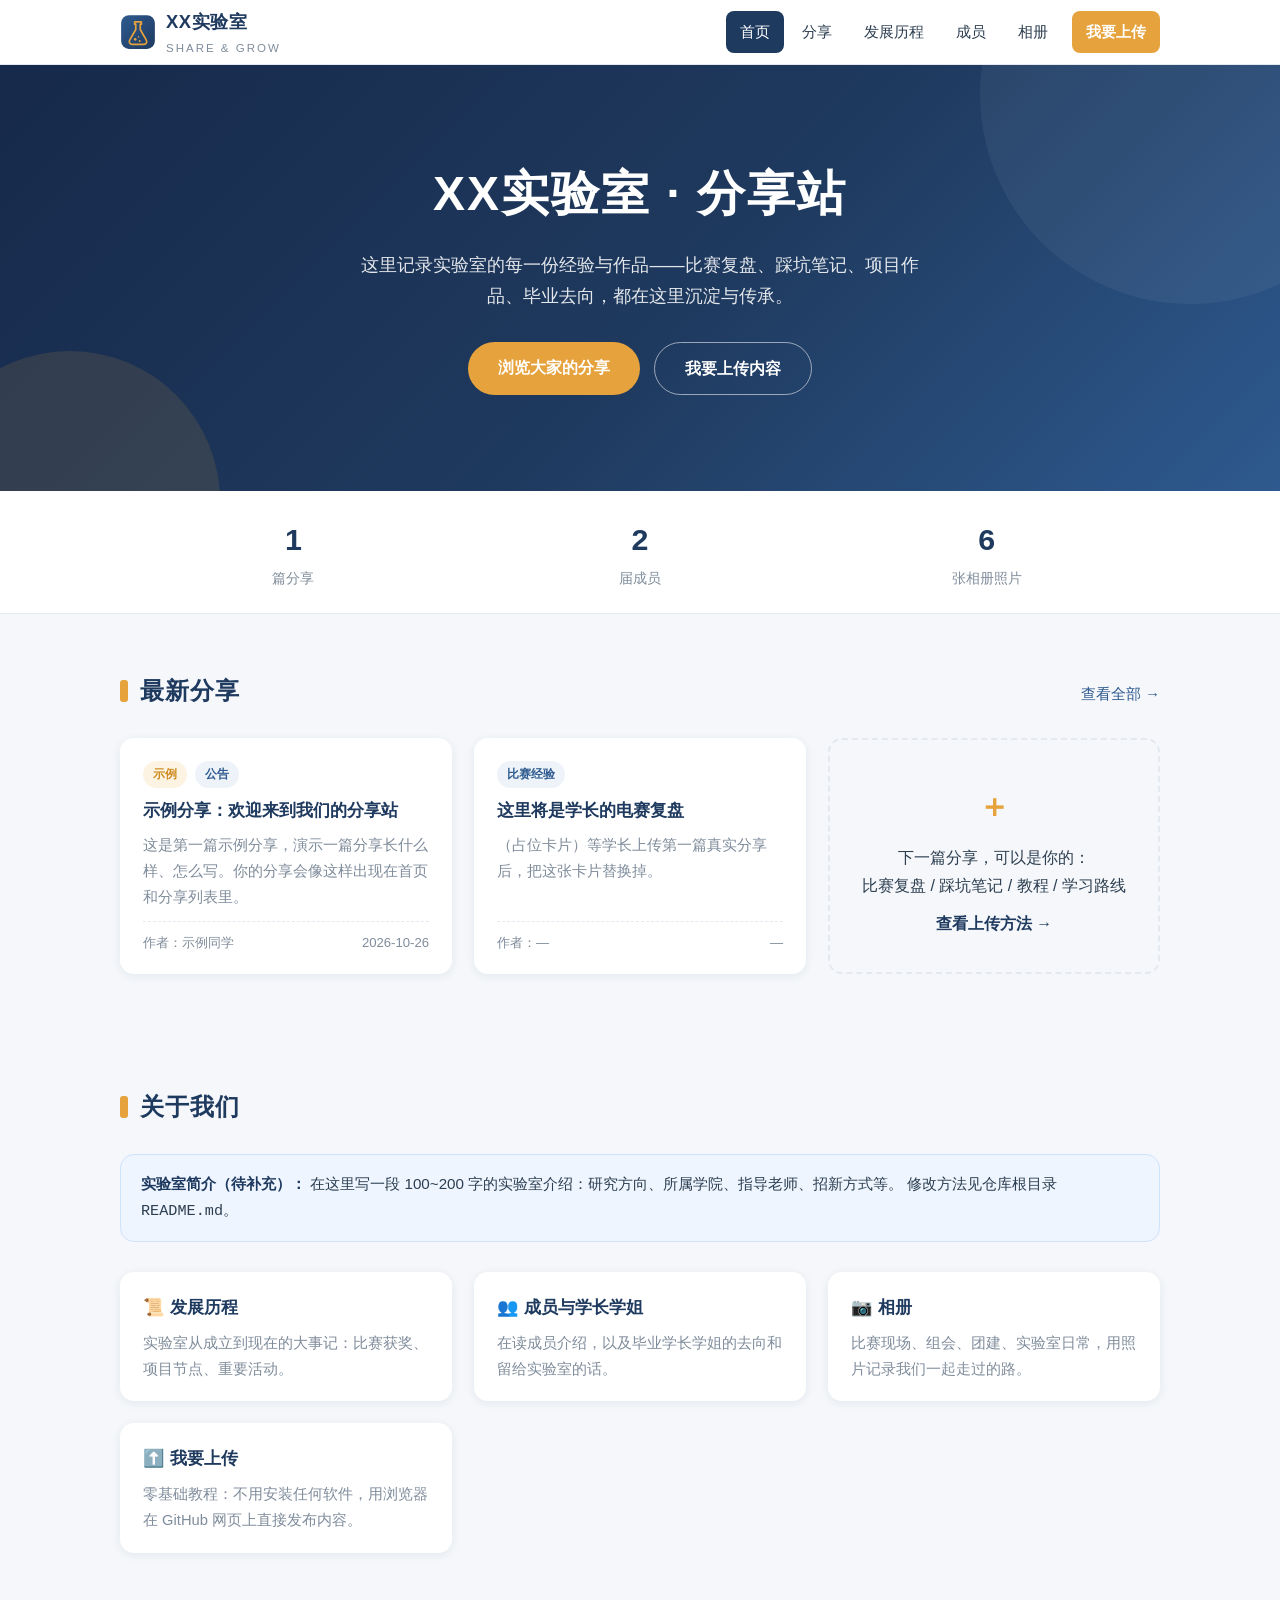
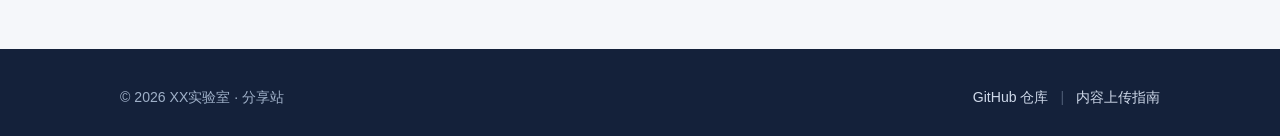
<file: index.html>
<!DOCTYPE html>
<html lang="zh-CN">
<head>
  <meta charset="UTF-8">
  <meta name="viewport" content="width=device-width, initial-scale=1.0">
  <!-- TODO: 把「XX实验室」替换成你们实验室的真实名称（本文件和其它页面都搜索替换一次） -->
  <title>XX实验室 · 分享站</title>
  <meta name="description" content="XX实验室的分享网站：经验分享、发展历程、成员相册">
  <link rel="icon" href="assets/images/logo.svg" type="image/svg+xml">
  <link rel="stylesheet" href="assets/css/style.css">
</head>
<body>

  <!-- ========== 顶部导航（全站每个页面保持一致） ========== -->
  <header class="site-header">
    <div class="container">
      <a class="brand" href="index.html">
        <img src="assets/images/logo.svg" alt="实验室 logo">
        <span>
          <span class="brand-name">XX实验室</span>
          <span class="brand-sub">SHARE &amp; GROW</span>
        </span>
      </a>
      <button class="nav-toggle" aria-label="打开菜单">☰</button>
      <nav class="site-nav">
        <a href="index.html">首页</a>
        <a href="shares.html">分享</a>
        <a href="history.html">发展历程</a>
        <a href="members.html">成员</a>
        <a href="gallery.html">相册</a>
        <a href="guide.html" class="nav-cta">我要上传</a>
      </nav>
    </div>
  </header>

  <!-- ========== 首页主视觉 ========== -->
  <div class="hero">
    <div class="container">
      <h1>XX实验室 · 分享站</h1>
      <p>这里记录实验室的每一份经验与作品——比赛复盘、踩坑笔记、项目作品、毕业去向，都在这里沉淀与传承。</p>
      <div class="btns">
        <a class="btn btn-primary" href="shares.html">浏览大家的分享</a>
        <a class="btn btn-ghost" href="guide.html">我要上传内容</a>
      </div>
    </div>
  </div>

  <!-- ========== 数据条（数字请手动更新） ========== -->
  <div class="stats-band">
    <div class="container">
      <div><div class="num">1</div><div class="label">篇分享</div></div>
      <div><div class="num">2</div><div class="label">届成员</div></div>
      <div><div class="num">6</div><div class="label">张相册照片</div></div>
    </div>
  </div>

  <!-- ========== 最新分享 ========== -->
  <section>
    <div class="container">
      <div class="section-head">
        <h2>最新分享</h2>
        <a class="more" href="shares.html">查看全部 →</a>
      </div>
      <div class="card-grid">

        <!-- 卡片模板：新分享发布后，复制一张卡片放到最前面 -->
        <div class="card">
          <div class="tags"><span class="tag accent">示例</span><span class="tag">公告</span></div>
          <h3><a href="shares/2026-example-welcome.html">示例分享：欢迎来到我们的分享站</a></h3>
          <p class="summary">这是第一篇示例分享，演示一篇分享长什么样、怎么写。你的分享会像这样出现在首页和分享列表里。</p>
          <div class="meta"><span>作者：示例同学</span><span>2026-10-26</span></div>
        </div>

        <div class="card">
          <div class="tags"><span class="tag">比赛经验</span></div>
          <h3><a href="shares.html">这里将是学长的电赛复盘</a></h3>
          <p class="summary">（占位卡片）等学长上传第一篇真实分享后，把这张卡片替换掉。</p>
          <div class="meta"><span>作者：—</span><span>—</span></div>
        </div>

        <div class="card invite">
          <div class="plus">＋</div>
          <p>下一篇分享，可以是你的：<br>比赛复盘 / 踩坑笔记 / 教程 / 学习路线</p>
          <a href="guide.html">查看上传方法 →</a>
        </div>

      </div>
    </div>
  </section>

  <!-- ========== 实验室简介 + 快速入口 ========== -->
  <section>
    <div class="container">
      <div class="section-head"><h2>关于我们</h2></div>
      <div class="notice">
        <strong>实验室简介（待补充）：</strong>
        在这里写一段 100~200 字的实验室介绍：研究方向、所属学院、指导老师、招新方式等。
        修改方法见仓库根目录 <code>README.md</code>。
      </div>
      <div class="card-grid">
        <div class="card">
          <h3><a href="history.html">📜 发展历程</a></h3>
          <p class="summary">实验室从成立到现在的大事记：比赛获奖、项目节点、重要活动。</p>
        </div>
        <div class="card">
          <h3><a href="members.html">👥 成员与学长学姐</a></h3>
          <p class="summary">在读成员介绍，以及毕业学长学姐的去向和留给实验室的话。</p>
        </div>
        <div class="card">
          <h3><a href="gallery.html">📷 相册</a></h3>
          <p class="summary">比赛现场、组会、团建、实验室日常，用照片记录我们一起走过的路。</p>
        </div>
        <div class="card">
          <h3><a href="guide.html">⬆️ 我要上传</a></h3>
          <p class="summary">零基础教程：不用安装任何软件，用浏览器在 GitHub 网页上直接发布内容。</p>
        </div>
      </div>
    </div>
  </section>

  <!-- ========== 页脚 ========== -->
  <footer class="site-footer">
    <div class="container">
      <div>
        © <span data-year>2026</span> XX实验室 · 分享站
        <!-- 如学校要求备案，可在这里加备案号：<span class="sep">|</span><a href="#">X ICP 备 XXXXXXXX 号</a> -->
      </div>
      <div>
        <a href="https://github.com/Echo-rou/lab-website" target="_blank" rel="noopener">GitHub 仓库</a>
        <span class="sep">|</span>
        <a href="guide.html">内容上传指南</a>
      </div>
    </div>
  </footer>

  <script src="assets/js/main.js"></script>
</body>
</html>
</file>
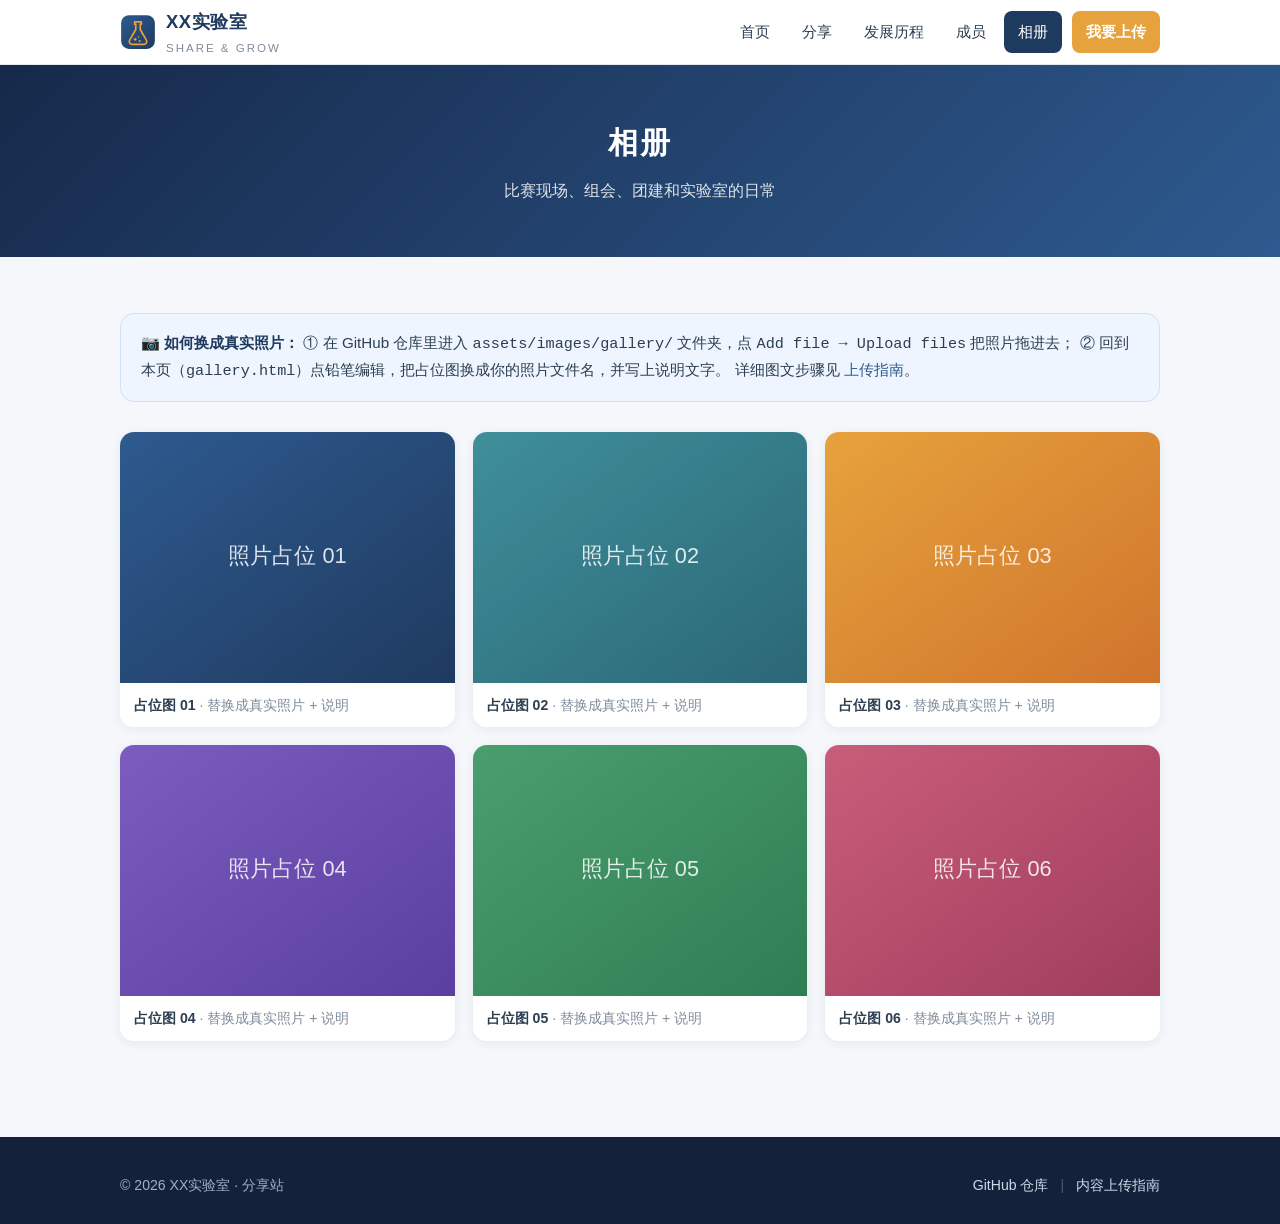
<file: gallery.html>
<!DOCTYPE html>
<html lang="zh-CN">
<head>
  <meta charset="UTF-8">
  <meta name="viewport" content="width=device-width, initial-scale=1.0">
  <title>相册 · XX实验室</title>
  <link rel="icon" href="assets/images/logo.svg" type="image/svg+xml">
  <link rel="stylesheet" href="assets/css/style.css">
</head>
<body>

  <header class="site-header">
    <div class="container">
      <a class="brand" href="index.html">
        <img src="assets/images/logo.svg" alt="实验室 logo">
        <span>
          <span class="brand-name">XX实验室</span>
          <span class="brand-sub">SHARE &amp; GROW</span>
        </span>
      </a>
      <button class="nav-toggle" aria-label="打开菜单">☰</button>
      <nav class="site-nav">
        <a href="index.html">首页</a>
        <a href="shares.html">分享</a>
        <a href="history.html">发展历程</a>
        <a href="members.html">成员</a>
        <a href="gallery.html">相册</a>
        <a href="guide.html" class="nav-cta">我要上传</a>
      </nav>
    </div>
  </header>

  <div class="page-hero">
    <div class="container">
      <h1>相册</h1>
      <p>比赛现场、组会、团建和实验室的日常</p>
    </div>
  </div>

  <section>
    <div class="container">
      <div class="notice">
        📷 <strong>如何换成真实照片：</strong>
        ① 在 GitHub 仓库里进入 <code>assets/images/gallery/</code> 文件夹，点 <code>Add file → Upload files</code> 把照片拖进去；
        ② 回到本页（<code>gallery.html</code>）点铅笔编辑，把占位图换成你的照片文件名，并写上说明文字。
        详细图文步骤见 <a href="guide.html">上传指南</a>。
      </div>

      <!--
        ============ 照片卡片模板 ============
        <div class="g-item">
          <img src="assets/images/gallery/你的照片.jpg" alt="照片说明">
          <div class="caption"><strong>标题</strong> · 时间 · 拍摄者</div>
        </div>
      -->
      <div class="gallery-grid">

        <div class="g-item">
          <img src="assets/images/gallery/ph-01.svg" alt="照片占位">
          <div class="caption"><strong>占位图 01</strong> · 替换成真实照片 + 说明</div>
        </div>

        <div class="g-item">
          <img src="assets/images/gallery/ph-02.svg" alt="照片占位">
          <div class="caption"><strong>占位图 02</strong> · 替换成真实照片 + 说明</div>
        </div>

        <div class="g-item">
          <img src="assets/images/gallery/ph-03.svg" alt="照片占位">
          <div class="caption"><strong>占位图 03</strong> · 替换成真实照片 + 说明</div>
        </div>

        <div class="g-item">
          <img src="assets/images/gallery/ph-04.svg" alt="照片占位">
          <div class="caption"><strong>占位图 04</strong> · 替换成真实照片 + 说明</div>
        </div>

        <div class="g-item">
          <img src="assets/images/gallery/ph-05.svg" alt="照片占位">
          <div class="caption"><strong>占位图 05</strong> · 替换成真实照片 + 说明</div>
        </div>

        <div class="g-item">
          <img src="assets/images/gallery/ph-06.svg" alt="照片占位">
          <div class="caption"><strong>占位图 06</strong> · 替换成真实照片 + 说明</div>
        </div>

      </div>
    </div>
  </section>

  <footer class="site-footer">
    <div class="container">
      <div>© <span data-year>2026</span> XX实验室 · 分享站</div>
      <div>
        <a href="https://github.com/Echo-rou/lab-website" target="_blank" rel="noopener">GitHub 仓库</a>
        <span class="sep">|</span>
        <a href="guide.html">内容上传指南</a>
      </div>
    </div>
  </footer>

  <script src="assets/js/main.js"></script>
</body>
</html>
</file>
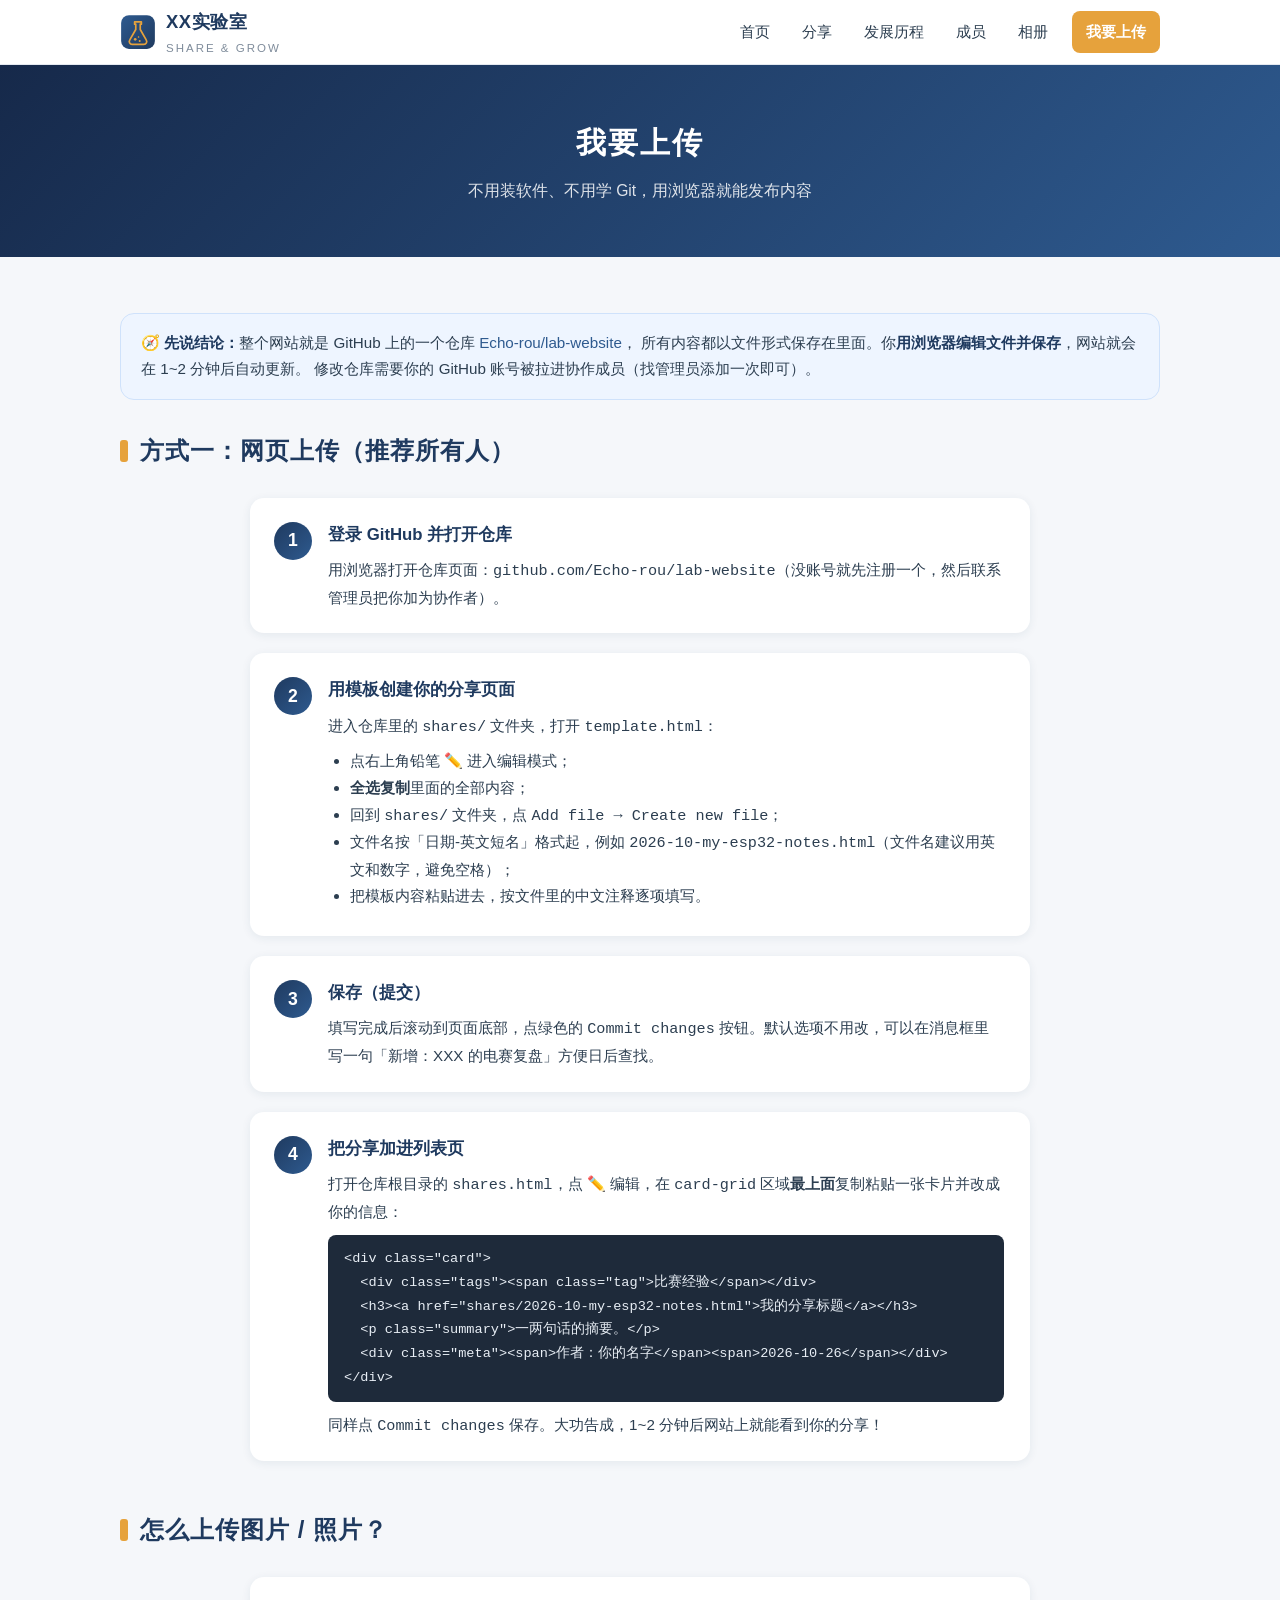
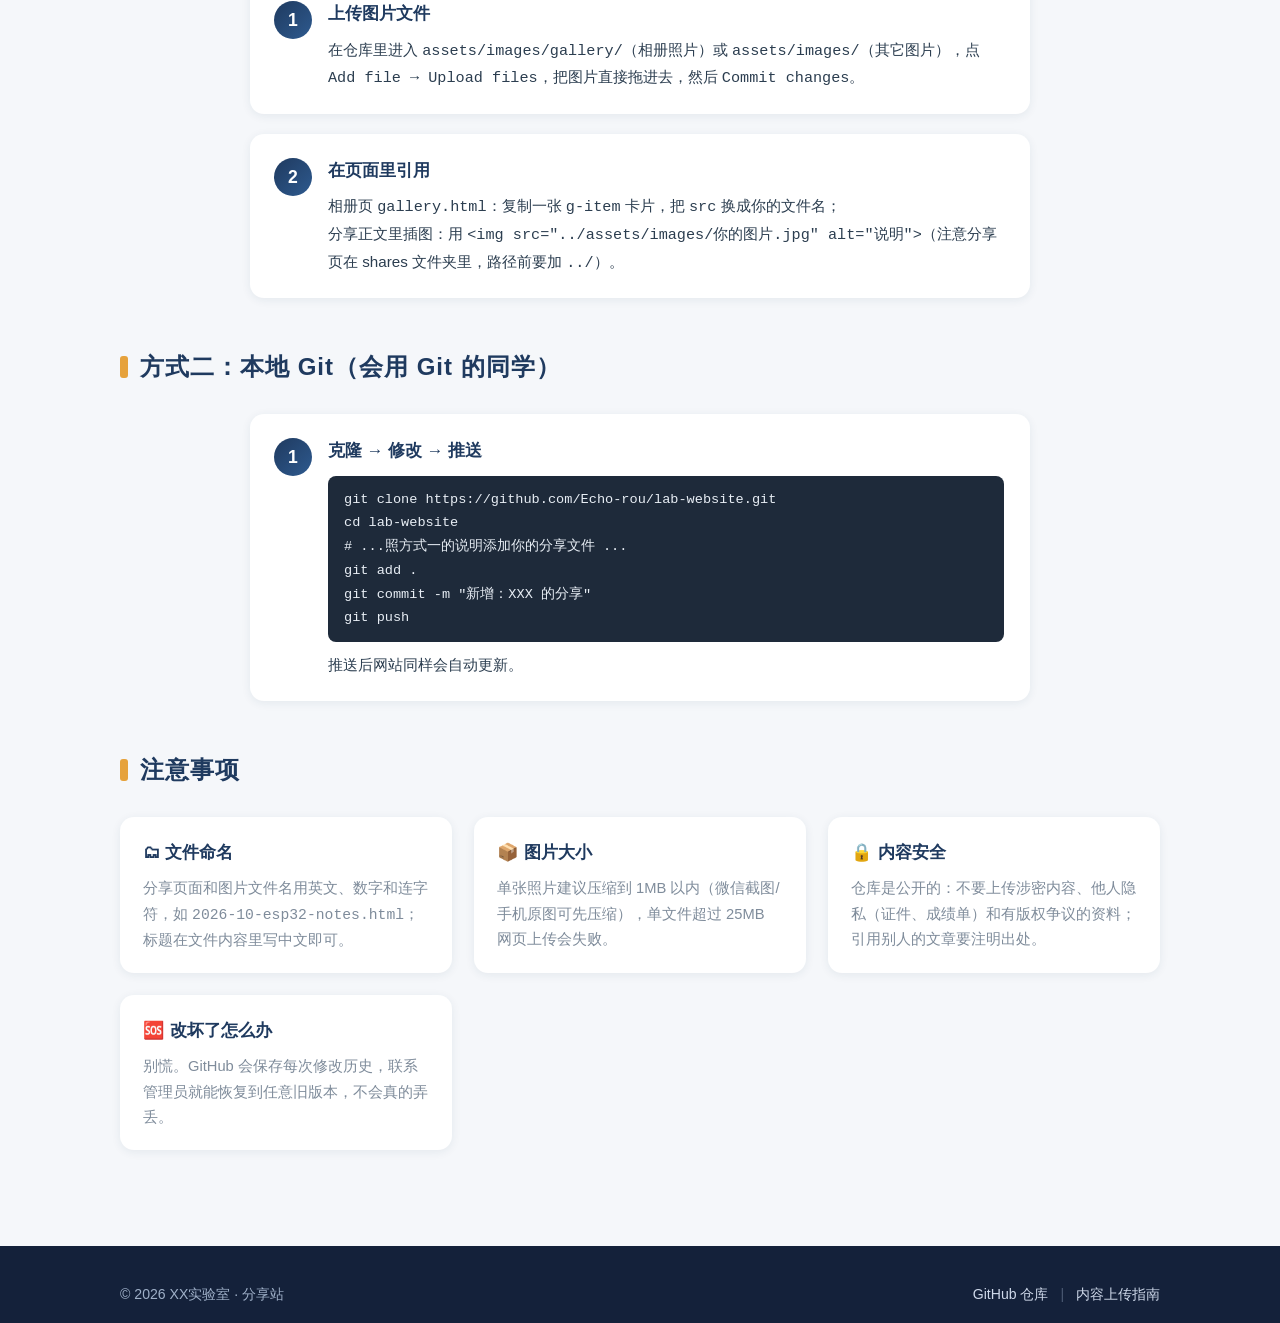
<file: guide.html>
<!DOCTYPE html>
<html lang="zh-CN">
<head>
  <meta charset="UTF-8">
  <meta name="viewport" content="width=device-width, initial-scale=1.0">
  <title>我要上传 · XX实验室</title>
  <link rel="icon" href="assets/images/logo.svg" type="image/svg+xml">
  <link rel="stylesheet" href="assets/css/style.css">
</head>
<body>

  <header class="site-header">
    <div class="container">
      <a class="brand" href="index.html">
        <img src="assets/images/logo.svg" alt="实验室 logo">
        <span>
          <span class="brand-name">XX实验室</span>
          <span class="brand-sub">SHARE &amp; GROW</span>
        </span>
      </a>
      <button class="nav-toggle" aria-label="打开菜单">☰</button>
      <nav class="site-nav">
        <a href="index.html">首页</a>
        <a href="shares.html">分享</a>
        <a href="history.html">发展历程</a>
        <a href="members.html">成员</a>
        <a href="gallery.html">相册</a>
        <a href="guide.html" class="nav-cta">我要上传</a>
      </nav>
    </div>
  </header>

  <div class="page-hero">
    <div class="container">
      <h1>我要上传</h1>
      <p>不用装软件、不用学 Git，用浏览器就能发布内容</p>
    </div>
  </div>

  <section>
    <div class="container">

      <div class="notice">
        🧭 <strong>先说结论：</strong>整个网站就是 GitHub 上的一个仓库
        <a href="https://github.com/Echo-rou/lab-website" target="_blank" rel="noopener">Echo-rou/lab-website</a>，
        所有内容都以文件形式保存在里面。你<strong>用浏览器编辑文件并保存</strong>，网站就会在 1~2 分钟后自动更新。
        修改仓库需要你的 GitHub 账号被拉进协作成员（找管理员添加一次即可）。
      </div>

      <div class="section-head"><h2>方式一：网页上传（推荐所有人）</h2></div>
      <div class="steps">

        <div class="step">
          <h3>登录 GitHub 并打开仓库</h3>
          <p>用浏览器打开仓库页面：<code>github.com/Echo-rou/lab-website</code>（没账号就先注册一个，然后联系管理员把你加为协作者）。</p>
        </div>

        <div class="step">
          <h3>用模板创建你的分享页面</h3>
          <p>进入仓库里的 <code>shares/</code> 文件夹，打开 <code>template.html</code>：</p>
          <ul>
            <li>点右上角铅笔 ✏️ 进入编辑模式；</li>
            <li><strong>全选复制</strong>里面的全部内容；</li>
            <li>回到 <code>shares/</code> 文件夹，点 <code>Add file → Create new file</code>；</li>
            <li>文件名按「日期-英文短名」格式起，例如 <code>2026-10-my-esp32-notes.html</code>（文件名建议用英文和数字，避免空格）；</li>
            <li>把模板内容粘贴进去，按文件里的中文注释逐项填写。</li>
          </ul>
        </div>

        <div class="step">
          <h3>保存（提交）</h3>
          <p>填写完成后滚动到页面底部，点绿色的 <code>Commit changes</code> 按钮。默认选项不用改，可以在消息框里写一句「新增：XXX 的电赛复盘」方便日后查找。</p>
        </div>

        <div class="step">
          <h3>把分享加进列表页</h3>
          <p>打开仓库根目录的 <code>shares.html</code>，点 ✏️ 编辑，在 <code>card-grid</code> 区域<strong>最上面</strong>复制粘贴一张卡片并改成你的信息：</p>
          <pre>&lt;div class="card"&gt;
  &lt;div class="tags"&gt;&lt;span class="tag"&gt;比赛经验&lt;/span&gt;&lt;/div&gt;
  &lt;h3&gt;&lt;a href="shares/2026-10-my-esp32-notes.html"&gt;我的分享标题&lt;/a&gt;&lt;/h3&gt;
  &lt;p class="summary"&gt;一两句话的摘要。&lt;/p&gt;
  &lt;div class="meta"&gt;&lt;span&gt;作者：你的名字&lt;/span&gt;&lt;span&gt;2026-10-26&lt;/span&gt;&lt;/div&gt;
&lt;/div&gt;</pre>
          <p>同样点 <code>Commit changes</code> 保存。大功告成，1~2 分钟后网站上就能看到你的分享！</p>
        </div>

      </div>

      <div class="section-head" style="margin-top:48px"><h2>怎么上传图片 / 照片？</h2></div>
      <div class="steps">
        <div class="step">
          <h3>上传图片文件</h3>
          <p>在仓库里进入 <code>assets/images/gallery/</code>（相册照片）或 <code>assets/images/</code>（其它图片），点 <code>Add file → Upload files</code>，把图片直接拖进去，然后 <code>Commit changes</code>。</p>
        </div>
        <div class="step">
          <h3>在页面里引用</h3>
          <p>相册页 <code>gallery.html</code>：复制一张 <code>g-item</code> 卡片，把 <code>src</code> 换成你的文件名；<br>
          分享正文里插图：用 <code>&lt;img src="../assets/images/你的图片.jpg" alt="说明"&gt;</code>（注意分享页在 shares 文件夹里，路径前要加 <code>../</code>）。</p>
        </div>
      </div>

      <div class="section-head" style="margin-top:48px"><h2>方式二：本地 Git（会用 Git 的同学）</h2></div>
      <div class="steps">
        <div class="step">
          <h3>克隆 → 修改 → 推送</h3>
          <pre>git clone https://github.com/Echo-rou/lab-website.git
cd lab-website
# ...照方式一的说明添加你的分享文件 ...
git add .
git commit -m "新增：XXX 的分享"
git push</pre>
          <p>推送后网站同样会自动更新。</p>
        </div>
      </div>

      <div class="section-head" style="margin-top:48px"><h2>注意事项</h2></div>
      <div class="card-grid">
        <div class="card">
          <h3>🗂 文件命名</h3>
          <p class="summary">分享页面和图片文件名用英文、数字和连字符，如 <code>2026-10-esp32-notes.html</code>；标题在文件内容里写中文即可。</p>
        </div>
        <div class="card">
          <h3>📦 图片大小</h3>
          <p class="summary">单张照片建议压缩到 1MB 以内（微信截图/手机原图可先压缩），单文件超过 25MB 网页上传会失败。</p>
        </div>
        <div class="card">
          <h3>🔒 内容安全</h3>
          <p class="summary">仓库是公开的：不要上传涉密内容、他人隐私（证件、成绩单）和有版权争议的资料；引用别人的文章要注明出处。</p>
        </div>
        <div class="card">
          <h3>🆘 改坏了怎么办</h3>
          <p class="summary">别慌。GitHub 会保存每次修改历史，联系管理员就能恢复到任意旧版本，不会真的弄丢。</p>
        </div>
      </div>

    </div>
  </section>

  <footer class="site-footer">
    <div class="container">
      <div>© <span data-year>2026</span> XX实验室 · 分享站</div>
      <div>
        <a href="https://github.com/Echo-rou/lab-website" target="_blank" rel="noopener">GitHub 仓库</a>
        <span class="sep">|</span>
        <a href="guide.html">内容上传指南</a>
      </div>
    </div>
  </footer>

  <script src="assets/js/main.js"></script>
</body>
</html>
</file>
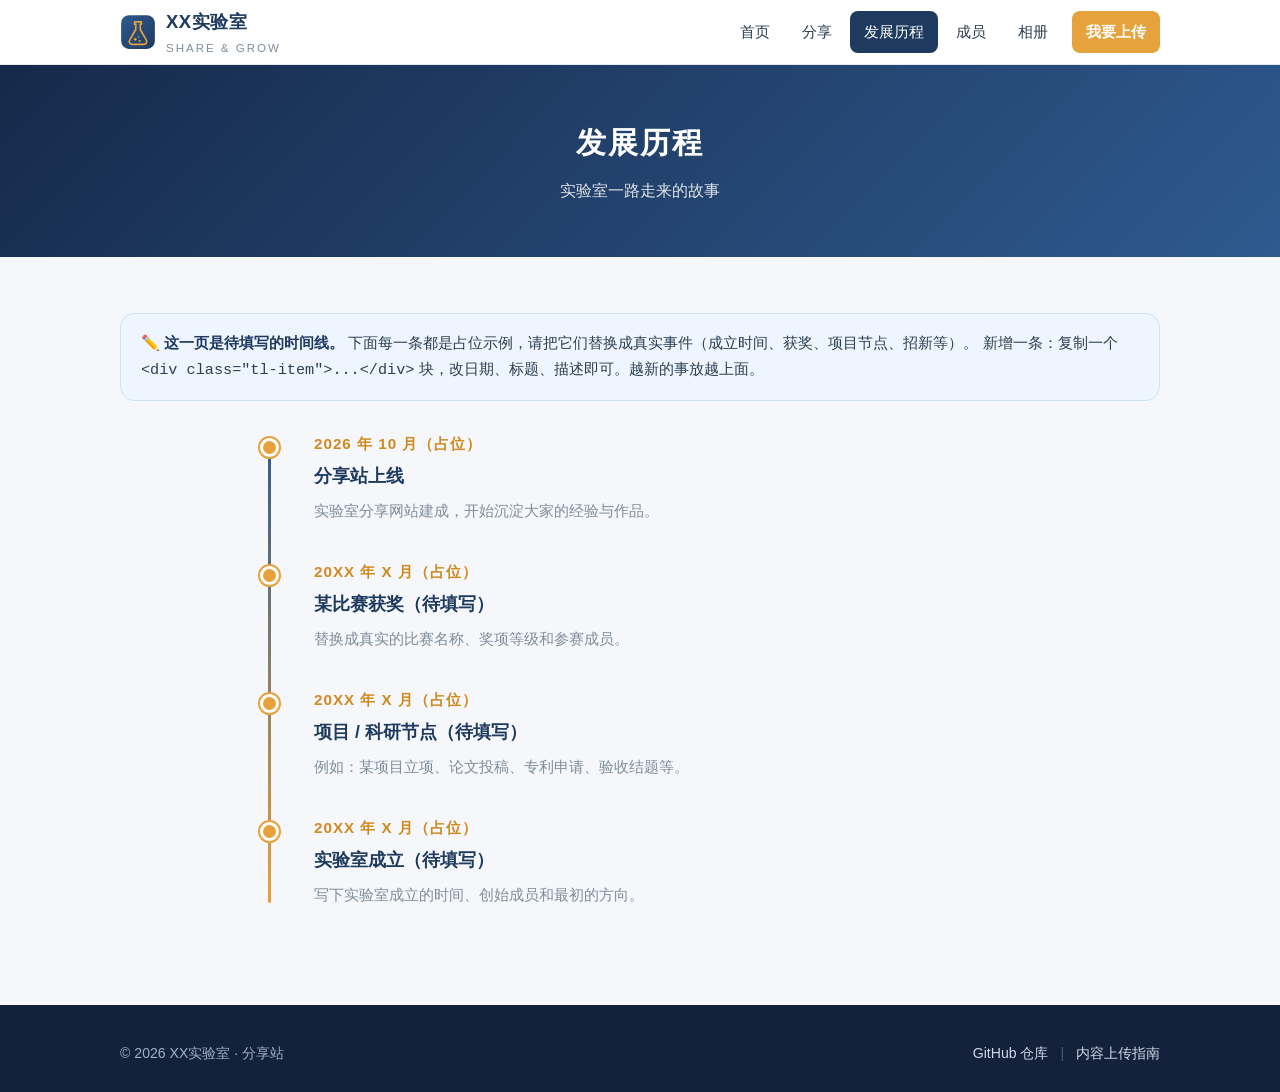
<file: history.html>
<!DOCTYPE html>
<html lang="zh-CN">
<head>
  <meta charset="UTF-8">
  <meta name="viewport" content="width=device-width, initial-scale=1.0">
  <title>发展历程 · XX实验室</title>
  <link rel="icon" href="assets/images/logo.svg" type="image/svg+xml">
  <link rel="stylesheet" href="assets/css/style.css">
</head>
<body>

  <header class="site-header">
    <div class="container">
      <a class="brand" href="index.html">
        <img src="assets/images/logo.svg" alt="实验室 logo">
        <span>
          <span class="brand-name">XX实验室</span>
          <span class="brand-sub">SHARE &amp; GROW</span>
        </span>
      </a>
      <button class="nav-toggle" aria-label="打开菜单">☰</button>
      <nav class="site-nav">
        <a href="index.html">首页</a>
        <a href="shares.html">分享</a>
        <a href="history.html">发展历程</a>
        <a href="members.html">成员</a>
        <a href="gallery.html">相册</a>
        <a href="guide.html" class="nav-cta">我要上传</a>
      </nav>
    </div>
  </header>

  <div class="page-hero">
    <div class="container">
      <h1>发展历程</h1>
      <p>实验室一路走来的故事</p>
    </div>
  </div>

  <section>
    <div class="container">
      <div class="notice">
        ✏️ <strong>这一页是待填写的时间线。</strong>
        下面每一条都是占位示例，请把它们替换成真实事件（成立时间、获奖、项目节点、招新等）。
        新增一条：复制一个 <code>&lt;div class="tl-item"&gt;...&lt;/div&gt;</code> 块，改日期、标题、描述即可。越新的事放越上面。
      </div>

      <!--
        ============ 时间线条目模板 ============
        <div class="tl-item">
          <div class="tl-date">2026 年 10 月</div>
          <h3>事件标题</h3>
          <p>一两句描述：发生了什么、结果如何、有链接可以放链接。</p>
        </div>
      -->
      <div class="timeline">

        <div class="tl-item">
          <div class="tl-date">2026 年 10 月（占位）</div>
          <h3>分享站上线</h3>
          <p>实验室分享网站建成，开始沉淀大家的经验与作品。</p>
        </div>

        <div class="tl-item">
          <div class="tl-date">20XX 年 X 月（占位）</div>
          <h3>某比赛获奖（待填写）</h3>
          <p>替换成真实的比赛名称、奖项等级和参赛成员。</p>
        </div>

        <div class="tl-item">
          <div class="tl-date">20XX 年 X 月（占位）</div>
          <h3>项目 / 科研节点（待填写）</h3>
          <p>例如：某项目立项、论文投稿、专利申请、验收结题等。</p>
        </div>

        <div class="tl-item">
          <div class="tl-date">20XX 年 X 月（占位）</div>
          <h3>实验室成立（待填写）</h3>
          <p>写下实验室成立的时间、创始成员和最初的方向。</p>
        </div>

      </div>
    </div>
  </section>

  <footer class="site-footer">
    <div class="container">
      <div>© <span data-year>2026</span> XX实验室 · 分享站</div>
      <div>
        <a href="https://github.com/Echo-rou/lab-website" target="_blank" rel="noopener">GitHub 仓库</a>
        <span class="sep">|</span>
        <a href="guide.html">内容上传指南</a>
      </div>
    </div>
  </footer>

  <script src="assets/js/main.js"></script>
</body>
</html>
</file>
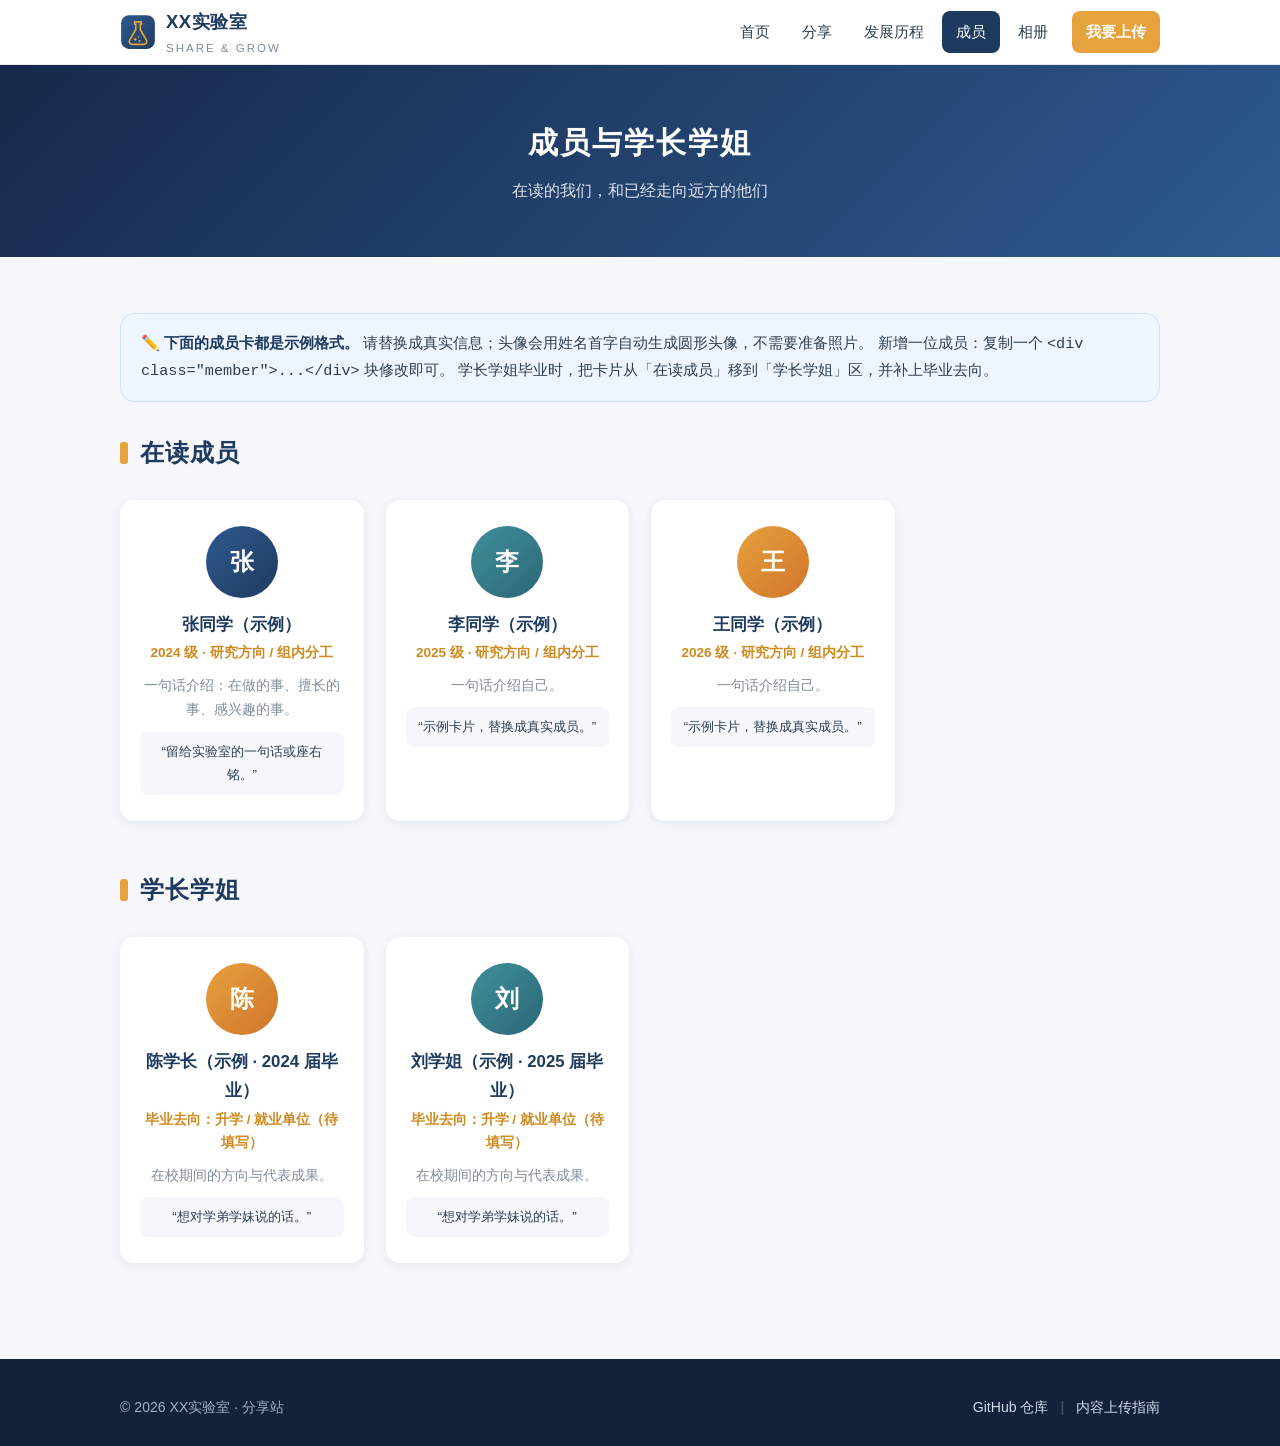
<file: members.html>
<!DOCTYPE html>
<html lang="zh-CN">
<head>
  <meta charset="UTF-8">
  <meta name="viewport" content="width=device-width, initial-scale=1.0">
  <title>成员 · XX实验室</title>
  <link rel="icon" href="assets/images/logo.svg" type="image/svg+xml">
  <link rel="stylesheet" href="assets/css/style.css">
</head>
<body>

  <header class="site-header">
    <div class="container">
      <a class="brand" href="index.html">
        <img src="assets/images/logo.svg" alt="实验室 logo">
        <span>
          <span class="brand-name">XX实验室</span>
          <span class="brand-sub">SHARE &amp; GROW</span>
        </span>
      </a>
      <button class="nav-toggle" aria-label="打开菜单">☰</button>
      <nav class="site-nav">
        <a href="index.html">首页</a>
        <a href="shares.html">分享</a>
        <a href="history.html">发展历程</a>
        <a href="members.html">成员</a>
        <a href="gallery.html">相册</a>
        <a href="guide.html" class="nav-cta">我要上传</a>
      </nav>
    </div>
  </header>

  <div class="page-hero">
    <div class="container">
      <h1>成员与学长学姐</h1>
      <p>在读的我们，和已经走向远方的他们</p>
    </div>
  </div>

  <section>
    <div class="container">
      <div class="notice">
        ✏️ <strong>下面的成员卡都是示例格式。</strong>
        请替换成真实信息；头像会用姓名首字自动生成圆形头像，不需要准备照片。
        新增一位成员：复制一个 <code>&lt;div class="member"&gt;...&lt;/div&gt;</code> 块修改即可。
        学长学姐毕业时，把卡片从「在读成员」移到「学长学姐」区，并补上毕业去向。
      </div>

      <div class="section-head"><h2>在读成员</h2></div>
      <div class="member-grid">

        <!-- 头像的 warm / cool / （默认蓝）三种配色可以换着用 -->
        <div class="member">
          <div class="avatar">张</div>
          <h3>张同学（示例）</h3>
          <div class="role">2024 级 · 研究方向 / 组内分工</div>
          <p>一句话介绍：在做的事、擅长的事、感兴趣的事。</p>
          <div class="quote">“留给实验室的一句话或座右铭。”</div>
        </div>

        <div class="member">
          <div class="avatar cool">李</div>
          <h3>李同学（示例）</h3>
          <div class="role">2025 级 · 研究方向 / 组内分工</div>
          <p>一句话介绍自己。</p>
          <div class="quote">“示例卡片，替换成真实成员。”</div>
        </div>

        <div class="member">
          <div class="avatar warm">王</div>
          <h3>王同学（示例）</h3>
          <div class="role">2026 级 · 研究方向 / 组内分工</div>
          <p>一句话介绍自己。</p>
          <div class="quote">“示例卡片，替换成真实成员。”</div>
        </div>

      </div>

      <div class="section-head" style="margin-top:48px"><h2>学长学姐</h2></div>
      <div class="member-grid">

        <div class="member">
          <div class="avatar warm">陈</div>
          <h3>陈学长（示例 · 2024 届毕业）</h3>
          <div class="role">毕业去向：升学 / 就业单位（待填写）</div>
          <p>在校期间的方向与代表成果。</p>
          <div class="quote">“想对学弟学妹说的话。”</div>
        </div>

        <div class="member">
          <div class="avatar cool">刘</div>
          <h3>刘学姐（示例 · 2025 届毕业）</h3>
          <div class="role">毕业去向：升学 / 就业单位（待填写）</div>
          <p>在校期间的方向与代表成果。</p>
          <div class="quote">“想对学弟学妹说的话。”</div>
        </div>

      </div>
    </div>
  </section>

  <footer class="site-footer">
    <div class="container">
      <div>© <span data-year>2026</span> XX实验室 · 分享站</div>
      <div>
        <a href="https://github.com/Echo-rou/lab-website" target="_blank" rel="noopener">GitHub 仓库</a>
        <span class="sep">|</span>
        <a href="guide.html">内容上传指南</a>
      </div>
    </div>
  </footer>

  <script src="assets/js/main.js"></script>
</body>
</html>
</file>
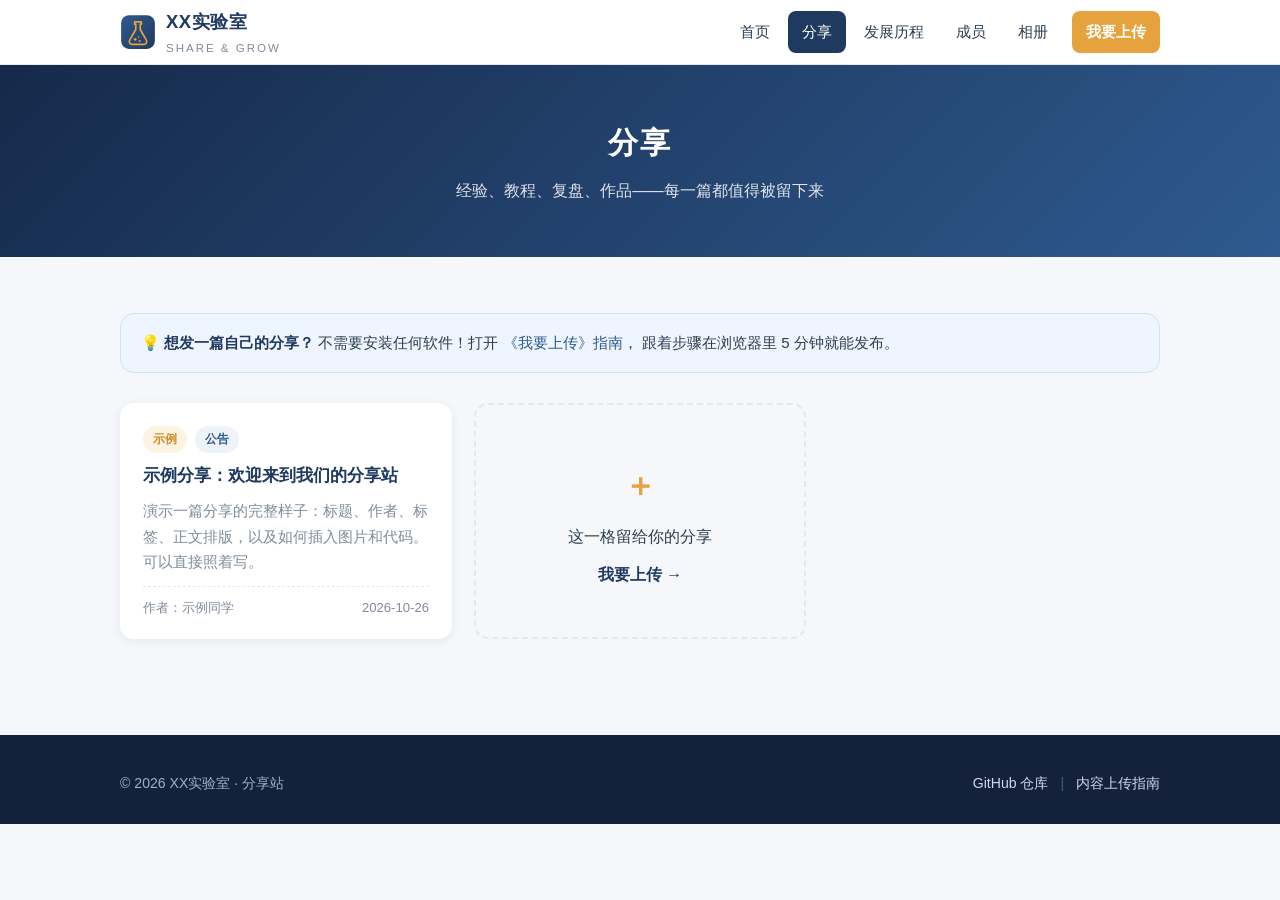
<file: shares.html>
<!DOCTYPE html>
<html lang="zh-CN">
<head>
  <meta charset="UTF-8">
  <meta name="viewport" content="width=device-width, initial-scale=1.0">
  <title>分享列表 · XX实验室</title>
  <link rel="icon" href="assets/images/logo.svg" type="image/svg+xml">
  <link rel="stylesheet" href="assets/css/style.css">
</head>
<body>

  <header class="site-header">
    <div class="container">
      <a class="brand" href="index.html">
        <img src="assets/images/logo.svg" alt="实验室 logo">
        <span>
          <span class="brand-name">XX实验室</span>
          <span class="brand-sub">SHARE &amp; GROW</span>
        </span>
      </a>
      <button class="nav-toggle" aria-label="打开菜单">☰</button>
      <nav class="site-nav">
        <a href="index.html">首页</a>
        <a href="shares.html">分享</a>
        <a href="history.html">发展历程</a>
        <a href="members.html">成员</a>
        <a href="gallery.html">相册</a>
        <a href="guide.html" class="nav-cta">我要上传</a>
      </nav>
    </div>
  </header>

  <div class="page-hero">
    <div class="container">
      <h1>分享</h1>
      <p>经验、教程、复盘、作品——每一篇都值得被留下来</p>
    </div>
  </div>

  <section>
    <div class="container">

      <div class="notice">
        💡 <strong>想发一篇自己的分享？</strong>
        不需要安装任何软件！打开
        <a href="guide.html" target="_blank" rel="noopener">《我要上传》指南</a>，
        跟着步骤在浏览器里 5 分钟就能发布。
      </div>

      <!--
        ============ 如何新增一张分享卡片 ============
        1. 复制下面任意一张 <div class="card"> ... </div>
        2. 粘贴到卡片列表的最上面
        3. 修改：标签 / 标题链接 / 摘要 / 作者 / 日期
        4. 提交保存，网页 1~2 分钟后自动更新
      -->
      <div class="card-grid">

        <div class="card">
          <div class="tags"><span class="tag accent">示例</span><span class="tag">公告</span></div>
          <h3><a href="shares/2026-example-welcome.html">示例分享：欢迎来到我们的分享站</a></h3>
          <p class="summary">演示一篇分享的完整样子：标题、作者、标签、正文排版，以及如何插入图片和代码。可以直接照着写。</p>
          <div class="meta"><span>作者：示例同学</span><span>2026-10-26</span></div>
        </div>

        <!-- 邀请卡：一直保留在列表末尾 -->
        <div class="card invite">
          <div class="plus">＋</div>
          <p>这一格留给你的分享</p>
          <a href="guide.html">我要上传 →</a>
        </div>

      </div>
    </div>
  </section>

  <footer class="site-footer">
    <div class="container">
      <div>© <span data-year>2026</span> XX实验室 · 分享站</div>
      <div>
        <a href="https://github.com/Echo-rou/lab-website" target="_blank" rel="noopener">GitHub 仓库</a>
        <span class="sep">|</span>
        <a href="guide.html">内容上传指南</a>
      </div>
    </div>
  </footer>

  <script src="assets/js/main.js"></script>
</body>
</html>
</file>
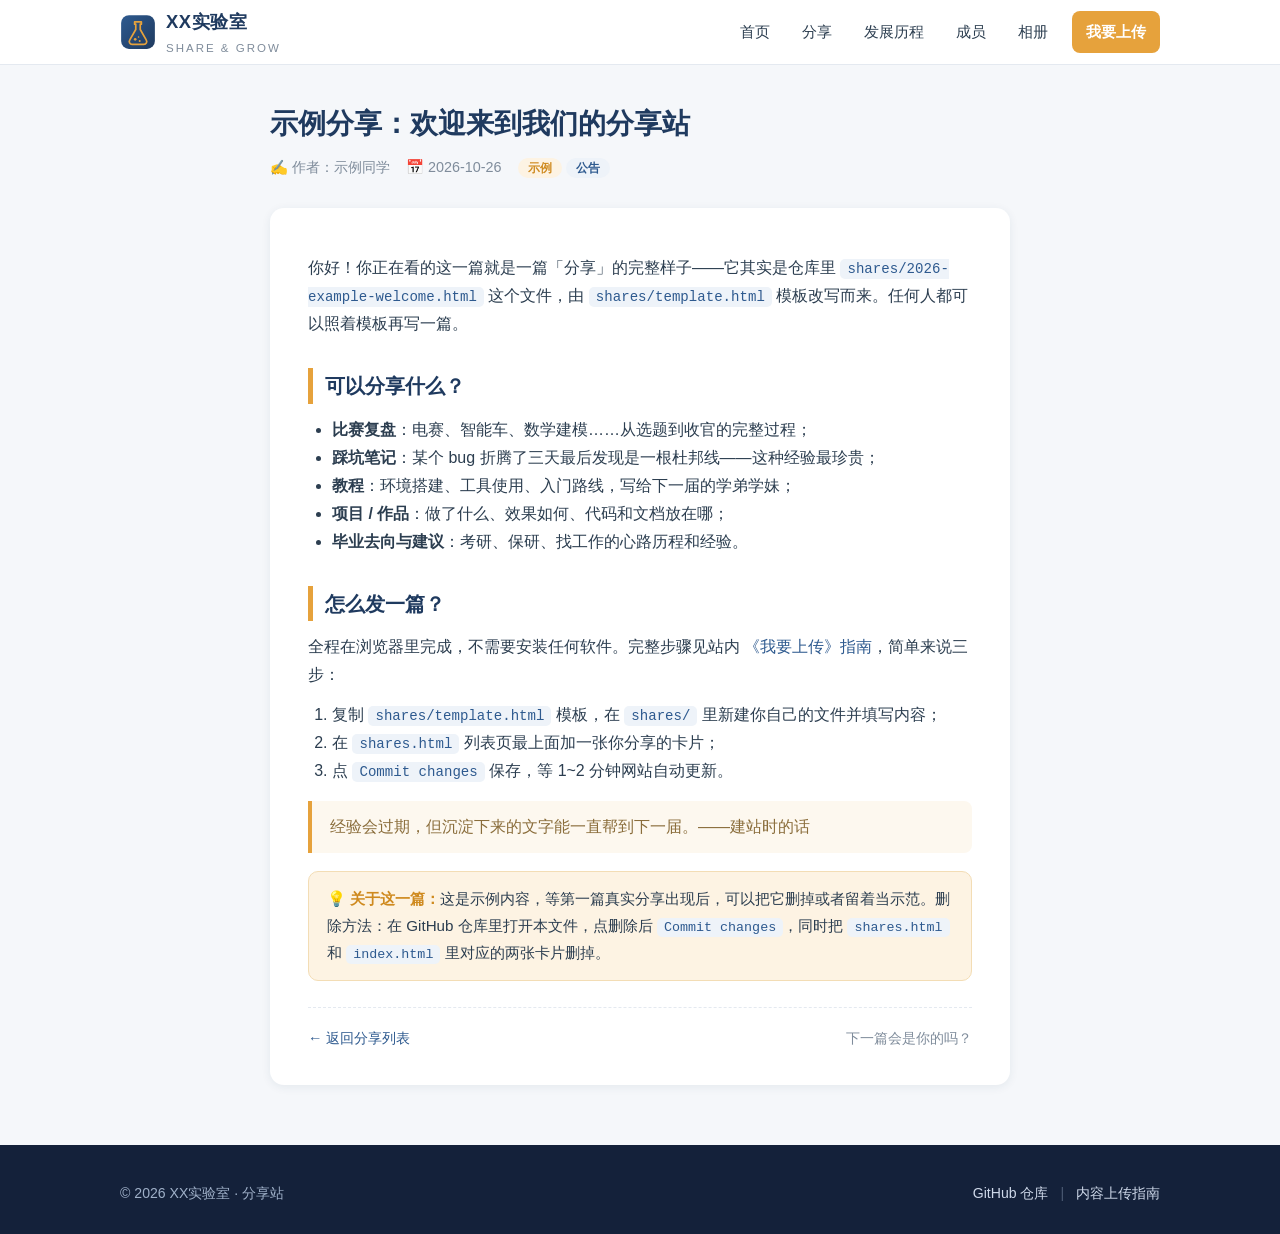
<file: shares/2026-example-welcome.html>
<!DOCTYPE html>
<html lang="zh-CN">
<head>
  <meta charset="UTF-8">
  <meta name="viewport" content="width=device-width, initial-scale=1.0">
  <title>示例分享：欢迎来到我们的分享站 · XX实验室</title>
  <link rel="icon" href="../assets/images/logo.svg" type="image/svg+xml">
  <link rel="stylesheet" href="../assets/css/style.css">
</head>
<body>

  <header class="site-header">
    <div class="container">
      <a class="brand" href="../index.html">
        <img src="../assets/images/logo.svg" alt="实验室 logo">
        <span>
          <span class="brand-name">XX实验室</span>
          <span class="brand-sub">SHARE &amp; GROW</span>
        </span>
      </a>
      <button class="nav-toggle" aria-label="打开菜单">☰</button>
      <nav class="site-nav">
        <a href="../index.html">首页</a>
        <a href="../shares.html">分享</a>
        <a href="../history.html">发展历程</a>
        <a href="../members.html">成员</a>
        <a href="../gallery.html">相册</a>
        <a href="../guide.html" class="nav-cta">我要上传</a>
      </nav>
    </div>
  </header>

  <div class="article">

    <div class="article-head">
      <h1>示例分享：欢迎来到我们的分享站</h1>
      <div class="meta">
        <span>✍️ 作者：示例同学</span>
        <span>📅 2026-10-26</span>
        <span><span class="tag accent">示例</span> <span class="tag">公告</span></span>
      </div>
    </div>

    <div class="article-body">

      <p>你好！你正在看的这一篇就是一篇「分享」的完整样子——它其实是仓库里 <code>shares/2026-example-welcome.html</code> 这个文件，由 <code>shares/template.html</code> 模板改写而来。任何人都可以照着模板再写一篇。</p>

      <h2>可以分享什么？</h2>
      <ul>
        <li><strong>比赛复盘</strong>：电赛、智能车、数学建模……从选题到收官的完整过程；</li>
        <li><strong>踩坑笔记</strong>：某个 bug 折腾了三天最后发现是一根杜邦线——这种经验最珍贵；</li>
        <li><strong>教程</strong>：环境搭建、工具使用、入门路线，写给下一届的学弟学妹；</li>
        <li><strong>项目 / 作品</strong>：做了什么、效果如何、代码和文档放在哪；</li>
        <li><strong>毕业去向与建议</strong>：考研、保研、找工作的心路历程和经验。</li>
      </ul>

      <h2>怎么发一篇？</h2>
      <p>全程在浏览器里完成，不需要安装任何软件。完整步骤见站内 <a href="../guide.html">《我要上传》指南</a>，简单来说三步：</p>
      <ol>
        <li>复制 <code>shares/template.html</code> 模板，在 <code>shares/</code> 里新建你自己的文件并填写内容；</li>
        <li>在 <code>shares.html</code> 列表页最上面加一张你分享的卡片；</li>
        <li>点 <code>Commit changes</code> 保存，等 1~2 分钟网站自动更新。</li>
      </ol>

      <blockquote>经验会过期，但沉淀下来的文字能一直帮到下一届。——建站时的话</blockquote>

      <div class="tip">
        <strong>💡 关于这一篇：</strong>这是示例内容，等第一篇真实分享出现后，可以把它删掉或者留着当示范。删除方法：在 GitHub 仓库里打开本文件，点删除后 <code>Commit changes</code>，同时把 <code>shares.html</code> 和 <code>index.html</code> 里对应的两张卡片删掉。
      </div>

      <div class="article-footer">
        <a href="../shares.html">← 返回分享列表</a>
        <span>下一篇会是你的吗？</span>
      </div>

    </div>
  </div>

  <footer class="site-footer">
    <div class="container">
      <div>© <span data-year>2026</span> XX实验室 · 分享站</div>
      <div>
        <a href="https://github.com/Echo-rou/lab-website" target="_blank" rel="noopener">GitHub 仓库</a>
        <span class="sep">|</span>
        <a href="../guide.html">内容上传指南</a>
      </div>
    </div>
  </footer>

  <script src="../assets/js/main.js"></script>
</body>
</html>
</file>
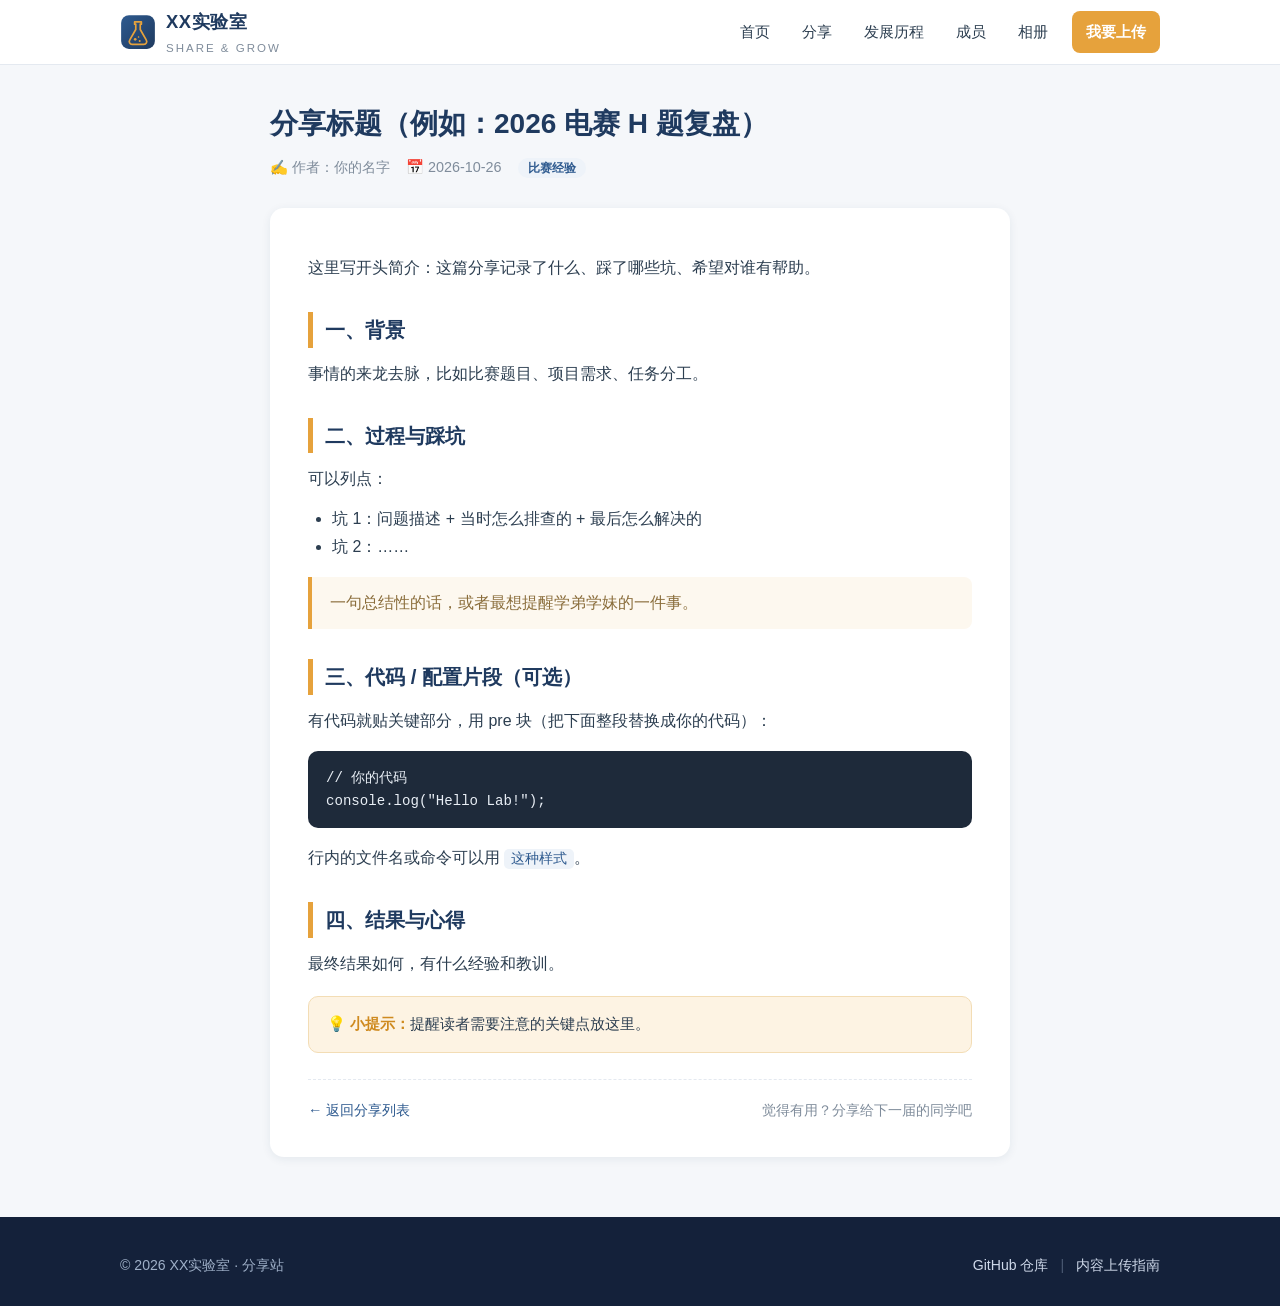
<file: shares/template.html>
<!DOCTYPE html>
<html lang="zh-CN">
<head>
  <meta charset="UTF-8">
  <meta name="viewport" content="width=device-width, initial-scale=1.0">
  <!-- ① 把「分享标题」改成你的标题 -->
  <title>分享标题 · XX实验室</title>
  <link rel="icon" href="../assets/images/logo.svg" type="image/svg+xml">
  <link rel="stylesheet" href="../assets/css/style.css">
</head>
<body>

  <header class="site-header">
    <div class="container">
      <a class="brand" href="../index.html">
        <img src="../assets/images/logo.svg" alt="实验室 logo">
        <span>
          <span class="brand-name">XX实验室</span>
          <span class="brand-sub">SHARE &amp; GROW</span>
        </span>
      </a>
      <button class="nav-toggle" aria-label="打开菜单">☰</button>
      <nav class="site-nav">
        <a href="../index.html">首页</a>
        <a href="../shares.html">分享</a>
        <a href="../history.html">发展历程</a>
        <a href="../members.html">成员</a>
        <a href="../gallery.html">相册</a>
        <a href="../guide.html" class="nav-cta">我要上传</a>
      </nav>
    </div>
  </header>

  <!--
    ================= 使用说明 =================
    这是一篇分享的模板。写分享时：
    ① 全选复制本文件内容；
    ② 在 shares/ 文件夹新建文件（名字如 2026-10-english-name.html）；
    ③ 按每处的「①②③…」注释逐项替换成自己的内容；
    ④ 不需要的段落整段删掉即可；
    ⑤ 保存提交，然后去 shares.html 加一张列表卡片（见上传指南）。
    注意：本页在 shares/ 文件夹里，所有 assets 路径都带 ../ 前缀，不要删掉。
    ============================================
  -->

  <div class="article">

    <div class="article-head">
      <!-- ② 分享标题 -->
      <h1>分享标题（例如：2026 电赛 H 题复盘）</h1>
      <!-- ③ 作者 / 日期 / 标签，标签可自行增减 -->
      <div class="meta">
        <span>✍️ 作者：你的名字</span>
        <span>📅 2026-10-26</span>
        <span><span class="tag">比赛经验</span></span>
      </div>
    </div>

    <div class="article-body">

      <!-- ④ 开头：两三句话说清这篇分享讲什么、适合谁看 -->
      <p>这里写开头简介：这篇分享记录了什么、踩了哪些坑、希望对谁有帮助。</p>

      <!-- 正文小标题用 h2 -->
      <h2>一、背景</h2>
      <p>事情的来龙去脉，比如比赛题目、项目需求、任务分工。</p>

      <h2>二、过程与踩坑</h2>
      <p>可以列点：</p>
      <ul>
        <li>坑 1：问题描述 + 当时怎么排查的 + 最后怎么解决的</li>
        <li>坑 2：……</li>
      </ul>

      <!-- 引用别人的话或自己的总结感悟用 blockquote -->
      <blockquote>一句总结性的话，或者最想提醒学弟学妹的一件事。</blockquote>

      <h2>三、代码 / 配置片段（可选）</h2>
      <p>有代码就贴关键部分，用 pre 块（把下面整段替换成你的代码）：</p>
      <pre>// 你的代码
console.log("Hello Lab!");</pre>
      <p>行内的文件名或命令可以用 <code>这种样式</code>。</p>

      <h2>四、结果与心得</h2>
      <p>最终结果如何，有什么经验和教训。</p>

      <!-- 温馨提示框（可选，可删） -->
      <div class="tip">
        <strong>💡 小提示：</strong>提醒读者需要注意的关键点放这里。
      </div>

      <!-- 插图方法：先把图片传到 assets/images/，再写：
           <img src="../assets/images/你的图片.jpg" alt="图片说明">
           （注意保留 ../ 前缀） -->

      <div class="article-footer">
        <a href="../shares.html">← 返回分享列表</a>
        <span>觉得有用？分享给下一届的同学吧</span>
      </div>

    </div>
  </div>

  <footer class="site-footer">
    <div class="container">
      <div>© <span data-year>2026</span> XX实验室 · 分享站</div>
      <div>
        <a href="https://github.com/Echo-rou/lab-website" target="_blank" rel="noopener">GitHub 仓库</a>
        <span class="sep">|</span>
        <a href="../guide.html">内容上传指南</a>
      </div>
    </div>
  </footer>

  <script src="../assets/js/main.js"></script>
</body>
</html>
</file>
<file: assets/css/style.css>
/* ============================================================
   实验室分享网站 - 全站样式表
   修改颜色：只改下面的 :root 变量即可全站生效
   ============================================================ */

:root {
  --primary: #1f3a5f;        /* 主色：深藏蓝（导航、标题） */
  --primary-light: #2e5a8f;  /* 主色亮部 */
  --accent: #e6a23c;         /* 强调色：琥珀（按钮、标签） */
  --accent-dark: #cf8a1f;
  --bg: #f5f7fa;             /* 页面背景 */
  --card: #ffffff;           /* 卡片背景 */
  --text: #2c3e50;           /* 正文颜色 */
  --muted: #7f8c9b;          /* 次要文字 */
  --border: #e4e9f0;         /* 边框 */
  --radius: 14px;
  --shadow: 0 2px 10px rgba(31, 58, 95, .08);
  --shadow-hover: 0 10px 26px rgba(31, 58, 95, .16);
}

* { margin: 0; padding: 0; box-sizing: border-box; }

html { scroll-behavior: smooth; }

body {
  font-family: -apple-system, BlinkMacSystemFont, "Segoe UI", "PingFang SC",
    "Hiragino Sans GB", "Microsoft YaHei", "Noto Sans CJK SC", sans-serif;
  background: var(--bg);
  color: var(--text);
  line-height: 1.75;
  font-size: 16px;
}

img { max-width: 100%; display: block; }
a { color: var(--primary-light); text-decoration: none; }
a:hover { color: var(--accent-dark); }

.container { max-width: 1080px; margin: 0 auto; padding: 0 20px; }

/* ---------- 顶部导航 ---------- */
.site-header {
  position: sticky; top: 0; z-index: 100;
  background: rgba(255, 255, 255, .96);
  backdrop-filter: blur(8px);
  box-shadow: 0 1px 0 var(--border);
}
.site-header .container {
  display: flex; align-items: center; justify-content: space-between;
  height: 64px;
}
.brand { display: flex; align-items: center; gap: 10px; }
.brand img { width: 36px; height: 36px; }
.brand .brand-name {
  font-size: 1.15rem; font-weight: 700; color: var(--primary);
  letter-spacing: .5px;
}
.brand .brand-sub {
  font-size: .72rem; color: var(--muted); display: block; letter-spacing: 2px;
}
.site-nav { display: flex; align-items: center; gap: 4px; }
.site-nav a {
  padding: 8px 14px; border-radius: 8px;
  color: var(--text); font-size: .95rem;
}
.site-nav a:hover { background: #eef3f9; color: var(--primary); }
.site-nav a.active { background: var(--primary); color: #fff; }
.site-nav a.nav-cta {
  background: var(--accent); color: #fff; font-weight: 600;
  margin-left: 6px;
}
.site-nav a.nav-cta:hover { background: var(--accent-dark); color: #fff; }
.nav-toggle {
  display: none; border: none; background: none; cursor: pointer;
  font-size: 1.5rem; color: var(--primary); line-height: 1; padding: 6px;
}

/* ---------- 首页 Hero ---------- */
.hero {
  background: linear-gradient(135deg, #16294a 0%, var(--primary) 55%, var(--primary-light) 100%);
  color: #fff; text-align: center;
  padding: 88px 0 96px;
  position: relative; overflow: hidden;
}
.hero::before {  /* 背景装饰圆 */
  content: ""; position: absolute; width: 420px; height: 420px;
  border-radius: 50%; background: rgba(255,255,255,.05);
  top: -180px; right: -120px;
}
.hero::after {
  content: ""; position: absolute; width: 300px; height: 300px;
  border-radius: 50%; background: rgba(230,162,60,.12);
  bottom: -160px; left: -80px;
}
.hero .container { position: relative; z-index: 1; }
.hero h1 {
  font-size: clamp(2rem, 4.5vw, 3rem); letter-spacing: 2px; margin-bottom: 14px;
}
.hero p { font-size: 1.1rem; opacity: .88; max-width: 560px; margin: 0 auto 30px; }
.hero .btns { display: flex; gap: 14px; justify-content: center; flex-wrap: wrap; }

.btn {
  display: inline-block; padding: 12px 30px; border-radius: 999px;
  font-weight: 600; font-size: .98rem; transition: .2s;
}
.btn-primary { background: var(--accent); color: #fff; }
.btn-primary:hover { background: var(--accent-dark); color: #fff; transform: translateY(-2px); }
.btn-ghost { border: 1.5px solid rgba(255,255,255,.55); color: #fff; }
.btn-ghost:hover { background: rgba(255,255,255,.12); color: #fff; }

/* 数据条 */
.stats-band { background: #fff; border-bottom: 1px solid var(--border); }
.stats-band .container {
  display: grid; grid-template-columns: repeat(3, 1fr);
  text-align: center; padding-top: 22px; padding-bottom: 22px;
}
.stats-band .num {
  font-size: 1.9rem; font-weight: 800; color: var(--primary);
}
.stats-band .label { color: var(--muted); font-size: .88rem; }

/* ---------- 通用 Section ---------- */
section { padding: 56px 0; }
.section-head {
  display: flex; align-items: baseline; justify-content: space-between;
  margin-bottom: 26px; flex-wrap: wrap; gap: 8px;
}
.section-head h2 {
  font-size: 1.5rem; color: var(--primary); letter-spacing: 1px;
}
.section-head h2::before {
  content: ""; display: inline-block; width: 8px; height: 22px;
  background: var(--accent); border-radius: 3px; margin-right: 12px;
  vertical-align: -3px;
}
.section-head .more { font-size: .92rem; }

/* 页面大标题（非首页） */
.page-hero {
  background: linear-gradient(135deg, #16294a, var(--primary-light));
  color: #fff; text-align: center; padding: 52px 0;
}
.page-hero h1 { font-size: 1.9rem; letter-spacing: 2px; }
.page-hero p { opacity: .85; margin-top: 8px; font-size: .98rem; }

/* ---------- 卡片 ---------- */
.card-grid {
  display: grid; gap: 22px;
  grid-template-columns: repeat(auto-fill, minmax(270px, 1fr));
}
.card {
  background: var(--card); border-radius: var(--radius);
  box-shadow: var(--shadow); padding: 22px 22px 18px;
  display: flex; flex-direction: column; gap: 10px;
  transition: .22s; border: 1px solid transparent;
}
.card:hover {
  transform: translateY(-4px); box-shadow: var(--shadow-hover);
  border-color: var(--border);
}
.card .tags { display: flex; gap: 8px; flex-wrap: wrap; }
.tag {
  font-size: .74rem; padding: 3px 10px; border-radius: 999px;
  background: #eef3f9; color: var(--primary-light); font-weight: 600;
}
.tag.accent { background: #fdf3e3; color: var(--accent-dark); }
.card h3 { font-size: 1.08rem; color: var(--primary); line-height: 1.5; }
.card h3 a { color: inherit; }
.card p.summary { color: var(--muted); font-size: .92rem; flex: 1; }
.card .meta {
  display: flex; justify-content: space-between; color: var(--muted);
  font-size: .82rem; border-top: 1px dashed var(--border); padding-top: 10px;
}

/* 邀请卡（虚线样式，引导上传） */
.card.invite {
  border: 2px dashed var(--border); box-shadow: none;
  align-items: center; justify-content: center; text-align: center;
  background: transparent;
}
.card.invite .plus { font-size: 2rem; color: var(--accent); font-weight: 700; }
.card.invite a { font-weight: 700; color: var(--primary); }

/* ---------- 提示横幅 ---------- */
.notice {
  background: #eef5ff; border: 1px solid #cfe2fb; border-radius: var(--radius);
  padding: 16px 20px; margin-bottom: 30px; font-size: .95rem;
}
.notice strong { color: var(--primary); }

/* ---------- 时间线（发展历程） ---------- */
.timeline { position: relative; max-width: 760px; margin: 0 auto; padding-left: 30px; }
.timeline::before {
  content: ""; position: absolute; left: 8px; top: 6px; bottom: 6px;
  width: 3px; background: linear-gradient(var(--primary-light), var(--accent));
  border-radius: 2px;
}
.tl-item { position: relative; padding: 0 0 34px 24px; }
.tl-item:last-child { padding-bottom: 0; }
.tl-item::before {
  content: ""; position: absolute; left: -30px; top: 7px;
  width: 13px; height: 13px; border-radius: 50%;
  background: var(--accent); border: 3px solid #fff;
  box-shadow: 0 0 0 2px var(--accent);
}
.tl-item .tl-date {
  font-weight: 800; color: var(--accent-dark); font-size: .95rem;
  letter-spacing: 1px;
}
.tl-item h3 { color: var(--primary); margin: 4px 0 6px; font-size: 1.1rem; }
.tl-item p { color: var(--muted); font-size: .95rem; }

/* ---------- 成员卡片 ---------- */
.member-grid {
  display: grid; gap: 22px;
  grid-template-columns: repeat(auto-fill, minmax(230px, 1fr));
}
.member {
  background: var(--card); border-radius: var(--radius); box-shadow: var(--shadow);
  padding: 26px 20px; text-align: center; transition: .22s;
}
.member:hover { transform: translateY(-4px); box-shadow: var(--shadow-hover); }
.avatar {
  width: 72px; height: 72px; border-radius: 50%; margin: 0 auto 12px;
  display: flex; align-items: center; justify-content: center;
  font-size: 1.5rem; font-weight: 800; color: #fff;
  background: linear-gradient(135deg, var(--primary-light), var(--primary));
}
.avatar.warm { background: linear-gradient(135deg, #e6a23c, #d0742c); }
.avatar.cool { background: linear-gradient(135deg, #3f8f9a, #2b6777); }
.member h3 { font-size: 1.05rem; color: var(--primary); }
.member .role { color: var(--accent-dark); font-size: .85rem; font-weight: 700; margin: 2px 0 8px; }
.member p { color: var(--muted); font-size: .87rem; }
.member .quote {
  margin-top: 10px; font-size: .84rem; color: var(--text);
  background: var(--bg); border-radius: 8px; padding: 8px 10px;
}

/* ---------- 相册 ---------- */
.gallery-grid {
  display: grid; gap: 18px;
  grid-template-columns: repeat(auto-fill, minmax(280px, 1fr));
}
.g-item {
  position: relative; border-radius: var(--radius); overflow: hidden;
  box-shadow: var(--shadow); background: #fff;
}
.g-item img { width: 100%; aspect-ratio: 4 / 3; object-fit: cover; transition: .3s; }
.g-item:hover img { transform: scale(1.04); }
.g-item .caption {
  padding: 10px 14px; font-size: .88rem; color: var(--muted);
  background: #fff;
}
.g-item .caption strong { color: var(--text); }

/* ---------- 文章页（分享正文） ---------- */
.article { max-width: 780px; margin: 40px auto 60px; padding: 0 20px; }
.article-head { margin-bottom: 28px; }
.article-head h1 {
  font-size: 1.75rem; color: var(--primary); line-height: 1.45;
}
.article-head .meta {
  color: var(--muted); font-size: .9rem; margin-top: 10px;
  display: flex; gap: 16px; flex-wrap: wrap;
}
.article-body { background: var(--card); border-radius: var(--radius); box-shadow: var(--shadow); padding: 34px 38px; }
.article-body h2 {
  color: var(--primary); margin: 30px 0 12px; font-size: 1.28rem;
  border-left: 5px solid var(--accent); padding-left: 12px;
}
.article-body h3 { margin: 22px 0 10px; font-size: 1.08rem; }
.article-body p { margin: 12px 0; }
.article-body img { border-radius: 10px; margin: 18px auto; }
.article-body ul, .article-body ol { margin: 12px 0 12px 24px; }
.article-body blockquote {
  border-left: 4px solid var(--accent); background: #fdf8ef;
  padding: 12px 18px; border-radius: 0 8px 8px 0; margin: 16px 0;
  color: #8a6d3b;
}
.article-body pre {
  background: #1e2a3a; color: #e8eef5; border-radius: 10px;
  padding: 16px 18px; overflow-x: auto; font-size: .88rem;
  margin: 16px 0; line-height: 1.6;
}
.article-body code { font-family: Consolas, Monaco, "Courier New", monospace; }
.article-body :not(pre) > code {
  background: #eef3f9; padding: 2px 7px; border-radius: 5px;
  font-size: .88em; color: var(--primary-light);
}
.tip {
  background: #fdf3e3; border: 1px solid #f3ddb5; border-radius: 10px;
  padding: 14px 18px; margin: 18px 0; font-size: .95rem;
}
.tip strong { color: var(--accent-dark); }
.article-footer {
  margin-top: 26px; padding-top: 18px; border-top: 1px dashed var(--border);
  display: flex; justify-content: space-between; flex-wrap: wrap; gap: 10px;
  color: var(--muted); font-size: .9rem;
}

/* ---------- 指南步骤 ---------- */
.steps { counter-reset: step; max-width: 780px; margin: 0 auto; }
.step {
  background: var(--card); border-radius: var(--radius); box-shadow: var(--shadow);
  padding: 22px 26px 22px 78px; margin-bottom: 20px; position: relative;
}
.step::before {
  counter-increment: step; content: counter(step);
  position: absolute; left: 24px; top: 24px;
  width: 38px; height: 38px; border-radius: 50%;
  background: linear-gradient(135deg, var(--primary), var(--primary-light));
  color: #fff; font-weight: 800; font-size: 1.1rem;
  display: flex; align-items: center; justify-content: center;
}
.step h3 { color: var(--primary); margin-bottom: 8px; font-size: 1.05rem; }
.step p, .step li { font-size: .95rem; color: var(--text); }
.step ul, .step ol { margin: 8px 0 4px 22px; }
.step pre {
  background: #1e2a3a; color: #e8eef5; border-radius: 8px;
  padding: 12px 16px; margin: 10px 0; overflow-x: auto; font-size: .85rem;
}

/* ---------- 页脚 ---------- */
.site-footer {
  background: #14213a; color: #9fb0c8; margin-top: 40px;
  padding: 36px 0 28px; font-size: .88rem;
}
.site-footer .container {
  display: flex; justify-content: space-between; align-items: center;
  flex-wrap: wrap; gap: 14px;
}
.site-footer a { color: #cfd9ea; }
.site-footer a:hover { color: var(--accent); }
.site-footer .sep { margin: 0 8px; opacity: .4; }

/* ---------- 响应式 ---------- */
@media (max-width: 820px) {
  .nav-toggle { display: block; }
  .site-nav {
    display: none; position: absolute; top: 64px; left: 0; right: 0;
    background: #fff; flex-direction: column; align-items: stretch;
    padding: 10px 16px 16px; box-shadow: 0 12px 20px rgba(0,0,0,.1);
    gap: 2px;
  }
  .site-nav.open { display: flex; }
  .site-nav a { padding: 12px 14px; }
  .site-nav a.nav-cta { margin-left: 0; text-align: center; margin-top: 6px; }
  .hero { padding: 60px 0 66px; }
  .stats-band .container { grid-template-columns: 1fr; gap: 8px; }
  .article-body { padding: 24px 20px; }
  .step { padding-left: 24px; padding-top: 64px; }
  .step::before { top: 16px; left: 20px; }
}
</file>
